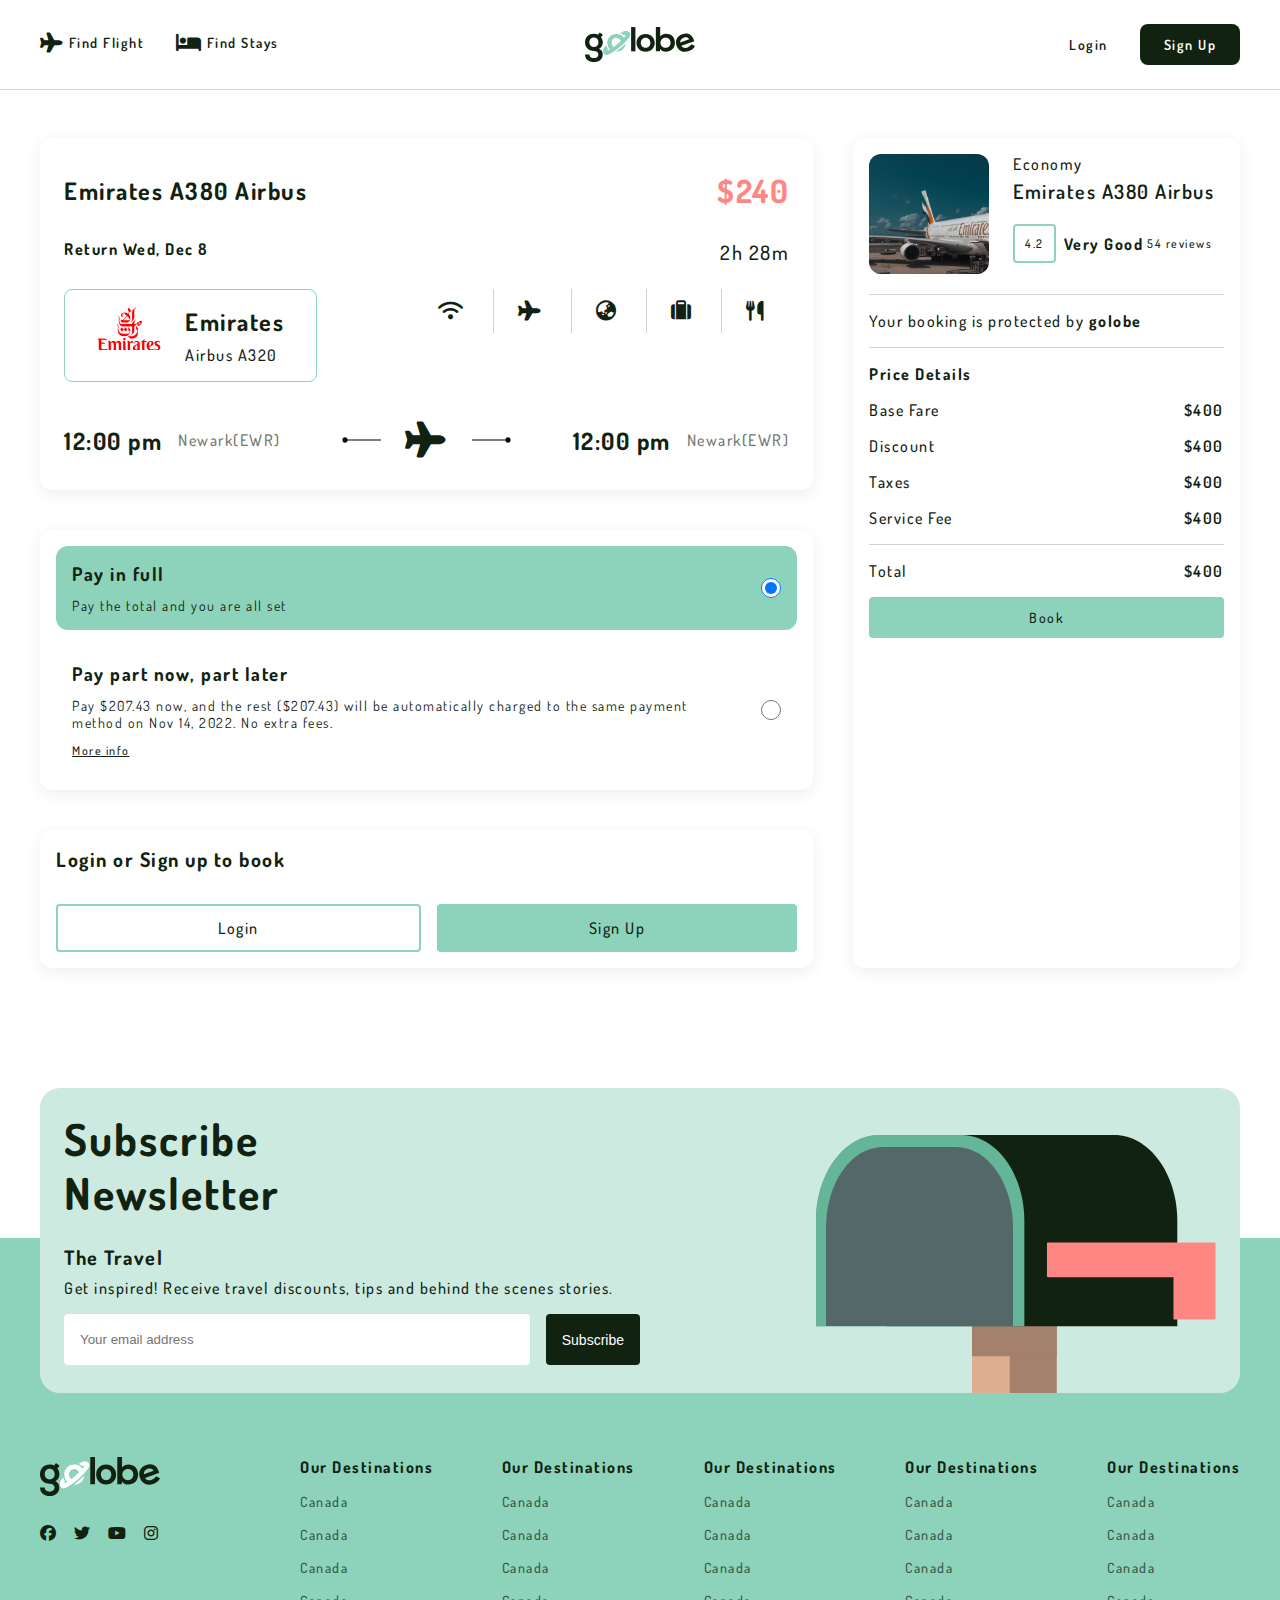
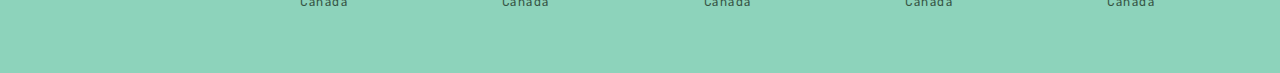
<file: pages/flight-flow/flight-booking.html>
<!DOCTYPE html>
<html lang="en">
   <head>
      <meta charset="UTF-8" />
      <meta name="viewport" content="width=device-width, initial-scale=1.0" />
      <title>Web-booking</title>
      <link
         rel="shortcut icon"
         type="image/png"
         href="/font/Travel-agency-logo-design-template-on-transparent-background-PNG.png"
      />

      <link rel="preconnect" href="https://fonts.googleapis.com" />
      <link rel="preconnect" href="https://fonts.gstatic.com" crossorigin />
      <link
         href="https://fonts.googleapis.com/css2?family=Dosis:wght@300;400;500;600;700;800&display=swap"
         rel="stylesheet"
      />
      <link
         rel="stylesheet"
         href="https://cdnjs.cloudflare.com/ajax/libs/font-awesome/6.4.2/css/all.min.css"
      />

      <link rel="stylesheet" href="/css/flight-flow__css/flight-booking.css" />
      <link rel="stylesheet" href="/css/default.css" />
   </head>
   <body>
      <div class="app">
         <header>
            <div class="header__logo">
               <a href="/">
                  <img
                     class="header__logo--img"
                     src="/font/Logo.svg"
                     alt="logo"
                  />
               </a>
            </div>

            <div class="header__menu">
               <div class="header__find">
                  <a
                     href="/pages/flight-flow/flight.html"
                     class="header__find--item"
                  >
                     <i class="fa-solid fa-plane"></i>
                     <p>Find Flight</p>
                  </a>
                  <a
                     href="/pages/hotel-flow/hotel.html"
                     class="header__find--item"
                  >
                     <i class="fa-solid fa-bed"></i>
                     <p>Find Stays</p>
                  </a>
               </div>

               <div class="header__register">
                  <a
                     href="/pages/Register-login/login.html"
                     class="header__login"
                     >Login</a
                  >
                  <a
                     href="/pages/Register-login/signUp.html"
                     class="header__sign-up zoom"
                     >Sign Up</a
                  >
               </div>
            </div>

            <div class="toggle-menu">
               <i class="fa-solid fa-bars"></i>
            </div>
         </header>

         <div class="container">
            <div class="container__content">
               <div class="container__ticket">
                  <div class="container__ticket--airline">
                     <h1 class="container__ticket--heading">
                        Emirates A380 Airbus
                     </h1>
                     <p class="container__ticket--price">$240</p>
                  </div>

                  <div class="container__ticket--time">
                     <div class="container__ticket--time-day">
                        Return Wed, Dec 8
                     </div>
                     <div class="container__ticket--time-hour">2h 28m</div>
                  </div>

                  <div class="container__ticket--title">
                     <div class="container__ticket--flight">
                        <div class="container__ticket--flight-image">
                           <img src="/font/airline-company.jpg" alt="img" />
                           <div class="container__ticket--flight-content">
                              <h3 class="container__ticket--flight-heading">
                                 Emirates
                              </h3>
                              <p class="container__ticket--flight-desc">
                                 Airbus A320
                              </p>
                           </div>
                        </div>

                        <div class="container__ticket--flight-icons">
                           <i class="fa-solid fa-wifi"></i>
                           <i class="fa-solid fa-plane"></i>
                           <i class="fa-solid fa-earth-asia"></i>
                           <i class="fa-solid fa-suitcase"></i>
                           <i class="fa-solid fa-utensils"></i>
                        </div>
                     </div>

                     <div class="container__ticket--schedule">
                        <div class="container__ticket--schedule-time time-from">
                           <h1>12:00 pm</h1>
                           <p>Newark(EWR)</p>
                        </div>

                        <div class="container__ticket--schedule-icon">
                           <img src="/font/Line dot.svg" alt="" />
                           <i class="fa-solid fa-plane"></i>
                           <img src="/font/Line right.svg" alt="" />
                        </div>

                        <div class="container__ticket--schedule-time time-to">
                           <h1>12:00 pm</h1>
                           <p>Newark(EWR)</p>
                        </div>
                     </div>
                  </div>
               </div>

               <div class="container__payment">
                  <div class="container__payment--form active">
                     <label for="full">
                        <div class="container__pay--full">
                           <div class="container__pay--content">
                              <h3 class="container__pay--heading">
                                 Pay in full
                              </h3>
                              <p class="container__pay--desc">
                                 Pay the total and you are all set
                              </p>
                           </div>
                        </div>
                     </label>
                     <input
                        type="radio"
                        id="full"
                        name="check"
                        class="radio-check"
                        checked
                     />
                  </div>

                  <div class="container__payment--form">
                     <label for="part">
                        <div class="container__pay--full">
                           <div class="container__pay--content">
                              <h3 class="container__pay--heading">
                                 Pay part now, part later
                              </h3>
                              <p class="container__pay--desc">
                                 Pay $207.43 now, and the rest ($207.43) will be
                                 automatically charged to the same payment
                                 method on Nov 14, 2022. No extra fees.
                              </p>
                              <a href="" class="container__pay--more-info"
                                 >More info</a
                              >
                           </div>
                        </div>
                     </label>
                     <input
                        type="radio"
                        id="part"
                        class="radio-check"
                        name="check"
                     />
                  </div>
               </div>

               <div class="container__card">
                  <div class="container__card--login">
                     <h3 class="container__card--heading">
                        Login or Sign up to book
                     </h3>
                     <div class="container__card--btn">
                        <a
                           href="/pages/Register-login/login.html"
                           class="container__card--btn-login btn-see"
                           >Login</a
                        >
                        <a
                           href="/pages/Register-login/signUp.html"
                           class="container__card--btn-signup btn-show"
                           >Sign Up</a
                        >
                     </div>
                  </div>

                  <div class="container__card--list">
                     <div class="container__card--item">
                        <i class="fa-brands fa-cc-visa"></i>
                        <div class="container__card--item-number">****</div>
                        <div class="container__card--item-cvc">4321</div>
                        <div class="container__card--item-date">02/27</div>

                        <input type="radio" checked />
                     </div>
                     <div class="container__card--create">
                        <a
                           href="/pages/Register-login/payment-method.html"
                           class="option__payment--card-create"
                        >
                           <i class="fa-solid fa-circle-plus"></i>
                           <p>Add a new card</p>
                        </a>
                     </div>
                  </div>
               </div>
            </div>

            <div class="container__bill">
               <div class="container__bill--header">
                  <div class="container__bill--header-image">
                     <img src="/font/company img.jpg" alt="" />
                  </div>

                  <div class="container__bill--header-content">
                     <p class="container__bill--class">Economy</p>
                     <h3 class="container__bill--heading">
                        Emirates A380 Airbus
                     </h3>

                     <div class="container__bill--rating">
                        <div class="container__bill--reating-star btn-see">
                           4.2
                        </div>
                        <div class="container__bill--review">
                           <p class="container__bill--review-rating">
                              Very Good
                           </p>
                           <p class="container__bill--review-number">
                              54 reviews
                           </p>
                        </div>
                     </div>
                  </div>
               </div>

               <p class="container__bill--protect">
                  Your booking is protected by <strong>golobe</strong>
               </p>

               <div class="container__bill--price">
                  <p class="container__bill--price-heading">Price Details</p>

                  <div class="container__bill--price-list">
                     <div class="container__bill--price-item">
                        <p class="container__bill--title">Base Fare</p>
                        <p class="container__bill--title-price">$400</p>
                     </div>

                     <div class="container__bill--price-item">
                        <p class="container__bill--title">Discount</p>
                        <p class="container__bill--title-price">$400</p>
                     </div>

                     <div class="container__bill--price-item">
                        <p class="container__bill--title">Taxes</p>
                        <p class="container__bill--title-price">$400</p>
                     </div>

                     <div class="container__bill--price-item">
                        <p class="container__bill--title">Service Fee</p>
                        <p class="container__bill--title-price">$400</p>
                     </div>
                  </div>

                  <div class="container__bill--price-item">
                     <p class="container__bill--title">Total</p>
                     <p class="container__bill--title-price">$400</p>
                  </div>
               </div>

               <a
                  href="./flight-sticket.html"
                  class="container__bill--btn btn-show"
                  >Book</a
               >
            </div>
         </div>

         <footer>
            <div class="footer__header">
               <div class="footer__header--content">
                  <h1 class="footer__header--heading">Subscribe Newsletter</h1>
                  <p class="footer__header--title">The Travel</p>
                  <p class="footer__header--desc">
                     Get inspired! Receive travel discounts, tips and behind the
                     scenes stories.
                  </p>

                  <form class="footer__form">
                     <input
                        type="email"
                        placeholder="Your email address"
                        class="footer__header--input"
                     />
                     <button class="footer__header--subscribe">
                        Subscribe
                     </button>
                  </form>
               </div>

               <img
                  class="footer__header--vector"
                  src="/font/vector-mailbox-footer.svg"
                  alt=""
               />
            </div>

            <div class="footer__bottom">
               <div class="footer__bottom--left">
                  <div class="footer__bottom--logo">
                     <img src="/font/Logo bottom.svg" alt="" />
                  </div>
                  <div class="footer__bottom--socials">
                     <i class="fa-brands fa-facebook"></i>
                     <i class="fa-brands fa-twitter"></i>
                     <i class="fa-brands fa-youtube"></i>
                     <i class="fa-brands fa-instagram"></i>
                  </div>
               </div>

               <div class="footer__bottom--right">
                  <div class="footer__bottom--item">
                     <ul>
                        <p class="footer__bottom--heading">Our Destinations</p>
                        <li>Canada</li>
                        <li>Canada</li>
                        <li>Canada</li>
                        <li>Canada</li>
                     </ul>
                  </div>

                  <div class="footer__bottom--item">
                     <ul>
                        <p class="footer__bottom--heading">Our Destinations</p>
                        <li>Canada</li>
                        <li>Canada</li>
                        <li>Canada</li>
                        <li>Canada</li>
                     </ul>
                  </div>

                  <div class="footer__bottom--item">
                     <ul>
                        <p class="footer__bottom--heading">Our Destinations</p>
                        <li>Canada</li>
                        <li>Canada</li>
                        <li>Canada</li>
                        <li>Canada</li>
                     </ul>
                  </div>

                  <div class="footer__bottom--item">
                     <ul>
                        <p class="footer__bottom--heading">Our Destinations</p>
                        <li>Canada</li>
                        <li>Canada</li>
                        <li>Canada</li>
                        <li>Canada</li>
                     </ul>
                  </div>

                  <div class="footer__bottom--item">
                     <ul>
                        <p class="footer__bottom--heading">Our Destinations</p>
                        <li>Canada</li>
                        <li>Canada</li>
                        <li>Canada</li>
                        <li>Canada</li>
                     </ul>
                  </div>
               </div>
            </div>
         </footer>
      </div>

      <script src="/js/flight-flow__js/flight-booking.js"></script>
   </body>
</html>
</file>
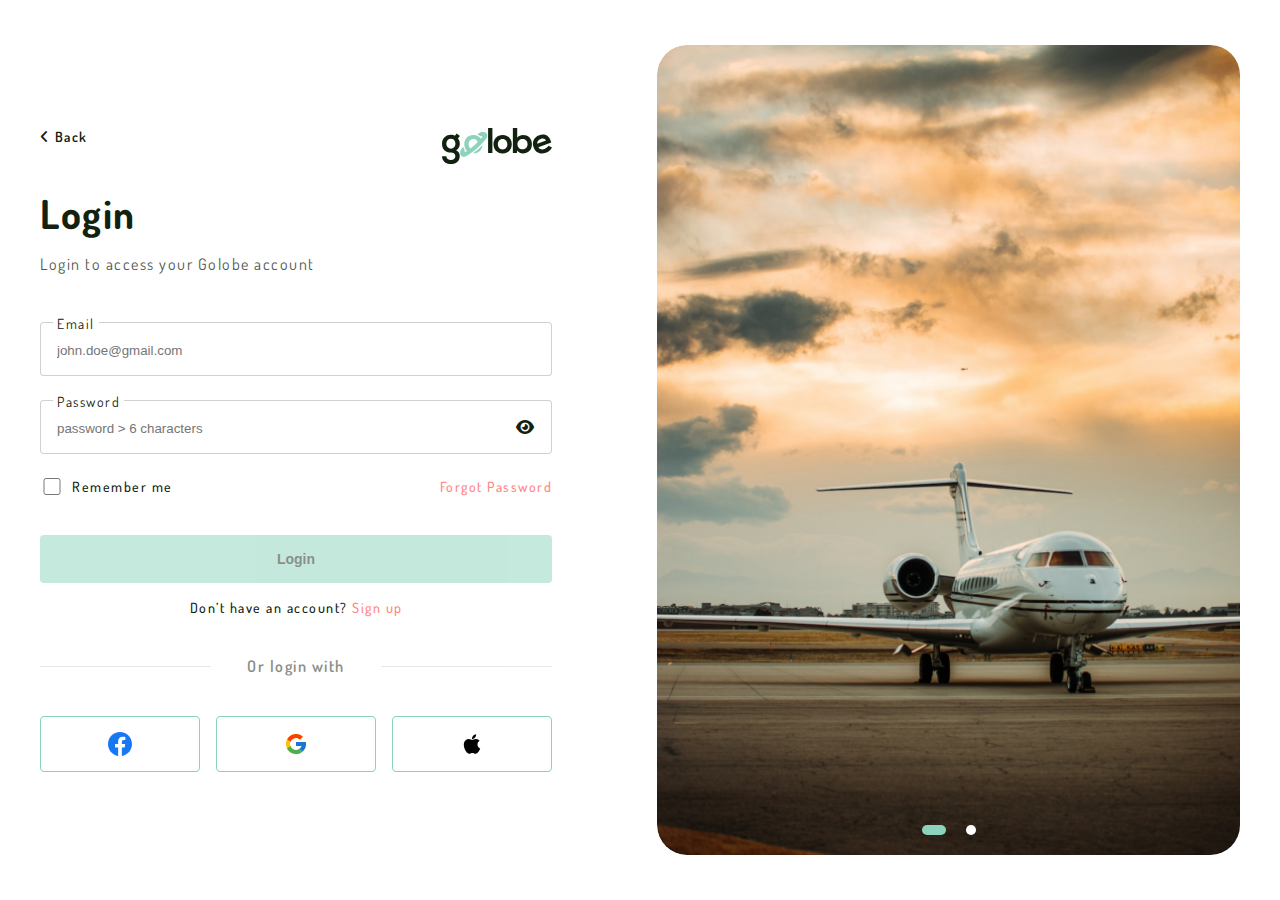
<file: pages/Register-login/login.html>
<!DOCTYPE html>
<html lang="en">
   <head>
      <meta charset="UTF-8" />
      <meta name="viewport" content="width=device-width, initial-scale=1.0" />
      <title>Web-booking</title>
      <link rel="preconnect" href="https://fonts.googleapis.com" />
      <link rel="preconnect" href="https://fonts.gstatic.com" crossorigin />
      <link
         href="https://fonts.googleapis.com/css2?family=Dosis:wght@300;400;500;600;700;800&display=swap"
         rel="stylesheet"
      />
      <link
         rel="stylesheet"
         href="https://cdnjs.cloudflare.com/ajax/libs/font-awesome/6.4.2/css/all.min.css"
      />

      <link rel="stylesheet" href="/css/Register-login__css/login.css" />
   </head>
   <body>
      <div class="app">
         <div class="container">
            <div class="content">
               <div class="header">
                  <a href="/" class="return">
                     <i class="fa-solid fa-angle-left"></i>

                     <p>Back</p>
                  </a>

                  <a href="/">
                     <img src="/font/Logo.svg" alt="" />
                  </a>
               </div>

               <h1 class="heading">Login</h1>
               <p class="title">Login to access your Golobe account</p>

               <form class="form">
                  <div class="form-group">
                     <label for="email">Email</label>
                     <input
                        type="email"
                        id="email"
                        placeholder="john.doe@gmail.com"
                        autofocus
                     />
                  </div>

                  <div class="form-group">
                     <label for="password">Password</label>
                     <input
                        type="password"
                        id="password"
                        placeholder="password > 6 characters"
                     />
                     <div class="toggle-password">
                        <i class="fa-solid fa-eye toggle-password-icon"></i>
                     </div>
                  </div>
               </form>

               <div class="forgot-password">
                  <div class="remember">
                     <input type="checkbox" name="" id="" />
                     <p>Remember me</p>
                  </div>

                  <a href="#">Forgot Password</a>
               </div>

               <button class="btn-login zoom">
                  <a href="/pages/user/user.html"> Login </a>
               </button>

               <p class="create-acc">
                  Don’t have an account?<a
                     href="/pages/Register-login/signUp.html"
                  >
                     Sign up</a
                  >
               </p>

               <p class="title-social">Or login with</p>

               <div class="socials">
                  <div class="social-item">
                     <img src="/font/face.svg" alt="" />
                  </div>
                  <div class="social-item">
                     <img src="/font/icons_google.svg" alt="" />
                  </div>
                  <div class="social-item">
                     <img src="/font/apple.svg" alt="" />
                  </div>
               </div>
            </div>

            <div class="slider">
               <div class="list">
                  <div class="item">
                     <img src="/font/img-fly.jpg" alt="" />
                  </div>

                  <div class="item">
                     <img src="/font/img-stay.jpg" alt="" />
                  </div>
               </div>

               <ul class="dots">
                  <li class="active"></li>
                  <li></li>
               </ul>
            </div>
         </div>
      </div>

      <script src="/js/Register-login__js/login.js"></script>
   </body>
</html>
</file>
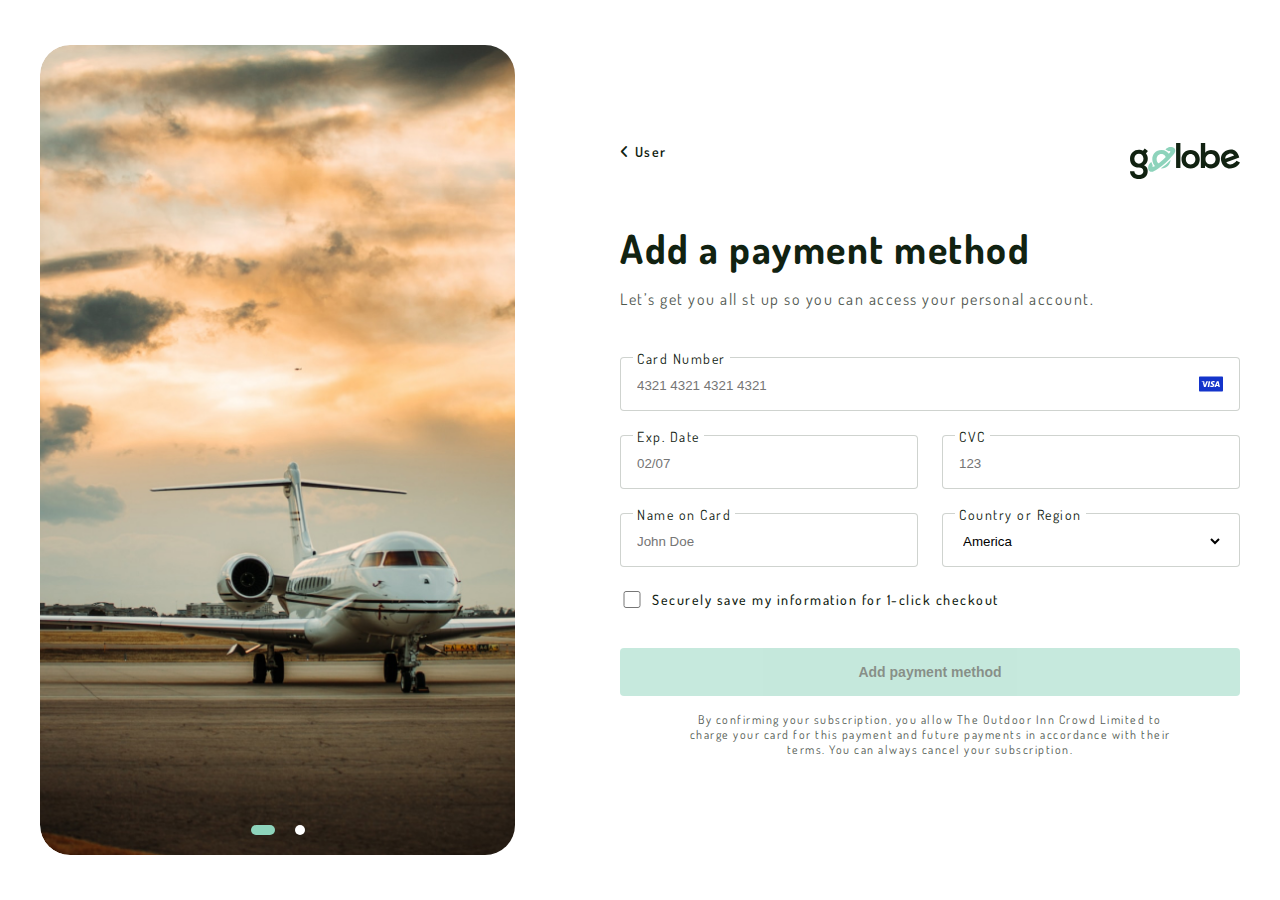
<file: pages/Register-login/payment-method.html>
<!DOCTYPE html>
<html lang="en">
   <head>
      <meta charset="UTF-8" />
      <meta name="viewport" content="width=device-width, initial-scale=1.0" />
      <title>Web-booking</title>
      <link rel="preconnect" href="https://fonts.googleapis.com" />
      <link rel="preconnect" href="https://fonts.gstatic.com" crossorigin />
      <link
         href="https://fonts.googleapis.com/css2?family=Dosis:wght@300;400;500;600;700;800&display=swap"
         rel="stylesheet"
      />
      <link
         rel="stylesheet"
         href="https://cdnjs.cloudflare.com/ajax/libs/font-awesome/6.4.2/css/all.min.css"
      />

      <link
         rel="stylesheet"
         href="/css/Register-login__css/payment-method.css"
      />
   </head>
   <body>
      <div class="app">
         <div class="container">
            <div class="slider">
               <div class="list">
                  <div class="item">
                     <img src="/font/img-fly.jpg" alt="" />
                  </div>

                  <div class="item">
                     <img src="/font/img-stay.jpg" alt="" />
                  </div>
               </div>

               <ul class="dots">
                  <li class="active"></li>
                  <li></li>
               </ul>
            </div>

            <div class="content">
               <div class="header">
                  <a href="/pages/user/user.html" class="return">
                     <i class="fa-solid fa-angle-left"></i>

                     <p>User</p>
                  </a>

                  <a href="/">
                     <img src="/font/Logo.svg" alt="" />
                  </a>
               </div>

               <h1 class="heading">Add a payment method</h1>
               <p class="title">
                  Let’s get you all st up so you can access your personal
                  account.
               </p>

               <form class="form">
                  <div class="form-group">
                     <label for="card-number">Card Number</label>
                     <input
                        type="number"
                        id="card-number"
                        placeholder="4321 4321 4321 4321"
                     />
                     <div class="visa-icon">
                        <img src="/font/Visa-icon.svg" alt="" />
                     </div>
                  </div>

                  <div class="form-info">
                     <div class="form-group">
                        <label for="number">Exp. Date</label>
                        <input type="number" id="number" placeholder="02/07" />
                     </div>

                     <div class="form-group">
                        <label for="cvc">CVC</label>
                        <input type="number" id="cvc" placeholder="123" />
                     </div>
                  </div>

                  <div class="form-info">
                     <div class="form-group">
                        <label for="name">Name on Card</label>
                        <input type="text" id="name" placeholder="John Doe" />
                     </div>

                     <div class="form-group">
                        <label for="country">Country or Region </label>
                        <select name="country" id="country">
                           <option>America</option>
                           <option>England</option>
                           <option>France</option>
                           <option>Germany</option>
                        </select>
                     </div>
                  </div>
               </form>

               <div class="forgot-password">
                  <div class="remember">
                     <input type="checkbox" name="check-box" id="check-box" />
                     <p>Securely save my information for 1-click checkout</p>
                  </div>
               </div>

               <button class="btn-login zoom">
                  <a href="/pages/user/user-payment.html">
                     Add payment method
                  </a>
               </button>

               <p class="text-bottom">
                  By confirming your subscription, you allow The Outdoor Inn
                  Crowd Limited to charge your card for this payment and future
                  payments in accordance with their terms. You can always cancel
                  your subscription.
               </p>
            </div>
         </div>
      </div>

      <script src="/js/Register-login__js/payment-method.js"></script>
   </body>
</html>
</file>
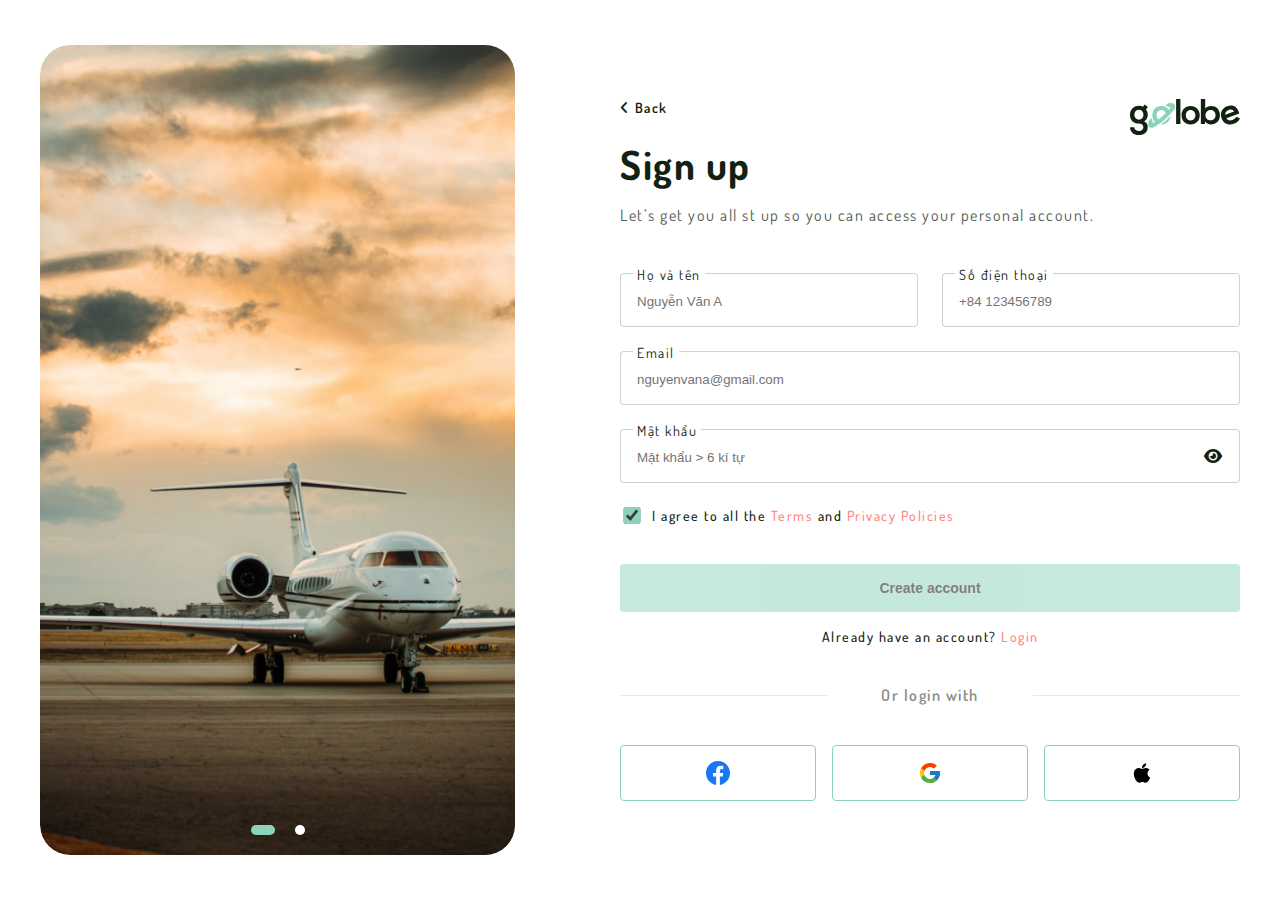
<file: pages/Register-login/signUp.html>
<!DOCTYPE html>
<html lang="en">
   <head>
      <meta charset="UTF-8" />
      <meta name="viewport" content="width=device-width, initial-scale=1.0" />
      <title>Web-booking</title>
      <link rel="preconnect" href="https://fonts.googleapis.com" />
      <link rel="preconnect" href="https://fonts.gstatic.com" crossorigin />
      <link
         href="https://fonts.googleapis.com/css2?family=Dosis:wght@300;400;500;600;700;800&display=swap"
         rel="stylesheet"
      />
      <link
         rel="stylesheet"
         href="https://cdnjs.cloudflare.com/ajax/libs/font-awesome/6.4.2/css/all.min.css"
      />

      <link rel="stylesheet" href="/css/Register-login__css/signUp.css" />
   </head>
   <body>
      <div class="app">
         <div class="container">
            <div class="slider">
               <div class="list">
                  <div class="item">
                     <img src="/font/img-fly.jpg" alt="" />
                  </div>

                  <div class="item">
                     <img src="/font/img-stay.jpg" alt="" />
                  </div>
               </div>

               <ul class="dots">
                  <li class="active"></li>
                  <li></li>
               </ul>
            </div>

            <div class="content">
               <div class="header">
                  <div class="return">
                     <i class="fa-solid fa-angle-left"></i>

                     <p>Back</p>
                  </div>

                  <a href="/">
                     <img src="/font/Logo.svg" alt="" />
                  </a>
               </div>

               <h1 class="heading">Sign up</h1>
               <p class="title">
                  Let’s get you all st up so you can access your personal
                  account.
               </p>

               <form class="form" method="post">
                  <div class="form-info">
                     <div class="form-group">
                        <label for="name">Họ và tên</label>
                        <input
                           type="text"
                           id="name"
                           name="name"
                           placeholder="Nguyễn Văn A"
                           autofocus
                        />
                     </div>

                     <div class="form-group">
                        <label for="number">Số điện thoại</label>
                        <input
                           type="number"
                           id="number"
                           name="phoneNumber"
                           placeholder="+84 123456789"
                        />
                     </div>
                  </div>

                  <div class="form-group">
                     <label for="email">Email</label>
                     <input
                        type="email"
                        id="email"
                        name="email"
                        placeholder="nguyenvana@gmail.com"
                     />
                  </div>

                  <div class="form-group">
                     <label for="password">Mật khẩu</label>
                     <input
                        type="password"
                        id="password"
                        name="password"
                        placeholder="Mật khẩu > 6 kí tự"
                     />
                     <div class="toggle-password">
                        <i class="fa-solid fa-eye toggle-password-icon"></i>
                     </div>
                  </div>

                  <div class="forgot-password">
                     <div class="remember">
                        <input
                           type="checkbox"
                           name="check-box"
                           id="check-box"
                        />
                        <p>
                           I agree to all the <a href="#">Terms</a> and
                           <a href="#">Privacy Policies</a>
                        </p>
                     </div>
                  </div>

                  <button type="submit" class="btn-signUp zoom">
                     Create account
                  </button>
               </form>

               <p class="create-acc">
                  Already have an account?<a
                     href="/pages/Register-login/login.html"
                  >
                     Login</a
                  >
               </p>

               <p class="title-social">Or login with</p>

               <div class="socials">
                  <div class="social-item">
                     <img src="/font/face.svg" alt="" />
                  </div>
                  <div class="social-item">
                     <img src="/font/icons_google.svg" alt="" />
                  </div>
                  <div class="social-item">
                     <img src="/font/apple.svg" alt="" />
                  </div>
               </div>
            </div>
         </div>
      </div>

      <script src="/js/Register-login__js/signUp.js"></script>
   </body>
</html>
</file>
<file: css/flight-flow__css/flight-booking.css>
* {
   padding: 0;
   margin: 0;
   box-sizing: border-box;
}

html {
   font-family: 'Dosis', sans-serif;
   font-size: 16px;
   font-weight: 600;
   letter-spacing: 1.5px;
   scroll-behavior: smooth;
   color: var(--black-color);
}

button,
input,
select {
   border: none;
   outline: none;
}

a,
li {
   text-decoration: none;
   list-style: none;
   color: var(--black-color);
}

p {
   display: inline-block;
}

:root {
   --black-color: #112211;
   --black-color-opacity: rgba(17, 34, 17, 0.2);
   --white-color: #fff;
   --mint-green: #8dd3bb;
   --mint-green-op: rgba(141, 211, 187, 0.6);
   --mint-green-hover: #4bad8b;
   --light-green: #cdeae1;
   --box-shadow: 0px 4px 16px 0px rgba(17, 34, 17, 0.08);
   --border-solid: 1px solid var(--black-color-opacity);
   --mint-orange: #ff8682ff;

   --header-height: 90px;
   --width: 1200px;
}

.btn-show {
   padding: 12px 16px;
   border-radius: 4px;
   background-color: var(--mint-green);
   color: var(--black-color);
   font-size: 14px;
   font-weight: 500;
   display: flex;
   align-items: center;
   justify-content: center;
   gap: 4px;
   cursor: pointer;
   transition: all 0.25s linear;
}

.btn-see {
   padding: 12px 16px;
   font-size: 14px;
   font-weight: 500;
   border-radius: 4px;
   border: 2px solid var(--mint-green);
   background-color: transparent;
   cursor: pointer;
   transition: all 0.25s linear;
   display: flex;
   align-items: center;
   justify-content: center;
   gap: 4px;
}

.btn-see:hover {
   background-color: var(--mint-green);
}

:hover.zoom {
   transform: scale(1.04);
   transition: all 0.25s linear;
}

/* ========= scroll ========= */
::-webkit-scrollbar {
   width: 8px;
}

::-webkit-scrollbar-track {
   box-shadow: inset 0 0 5px rgba(17, 34, 17, 0.2);
}

::-webkit-scrollbar-thumb {
   background: var(--mint-green);
}

/* ======= container =========== */
.container {
   margin: calc(var(--header-height) + 48px) auto 120px;
   width: 100%;
   max-width: var(--width);
   display: grid;
   grid-template-columns: 2fr 1fr;
   gap: 40px;
}

.container__content {
   display: flex;
   flex-direction: column;
   gap: 40px;
}

.container__ticket {
   padding: 32px 24px;
   border-radius: 12px;
   box-shadow: var(--box-shadow);
   cursor: pointer;
}

.container__ticket--airline {
   display: flex;
   justify-content: space-between;
   align-items: center;
   margin-bottom: 28px;
}

.container__ticket--heading {
   font-size: 24px;
   font-weight: 700;
}

.container__ticket--price {
   font-size: 32px;
   font-weight: 700;
   color: var(--mint-orange);
}

.container__ticket--time {
   display: flex;
   justify-content: space-between;
   margin-bottom: 24px;
}

.container__ticket--time-day {
   font-weight: 700;
}

.container__ticket--time-hour {
   font-size: 20px;
   font-weight: 500;
}

.container__ticket--flight {
   display: flex;
   justify-content: space-between;
}

.container__ticket--flight-image {
   display: flex;
   padding: 16px 32px;
   gap: 24px;
   border: 1px solid var(--mint-green);
   border-radius: 8px;
   margin-bottom: 40px;
}

.container__ticket--flight-image img {
   width: 64px;
   height: 44px;
   object-fit: cover;
}

.container__ticket--flight-icons {
}

.container__ticket--flight-icons i {
   font-size: 20px;
   padding: 12px 24px;
   border-left: var(--border-solid);
}

.container__ticket--flight-icons i:nth-child(1) {
   border-left: none;
}

.container__ticket--flight-heading {
   font-size: 24px;
   margin-bottom: 8px;
}

.container__ticket--flight-desc {
   font-style: 14px;
   font-weight: 500;
}

.container__ticket--schedule {
   display: flex;
   justify-content: space-between;
   align-items: center;
}

.container__ticket--schedule-time {
   display: flex;
   align-items: center;
   gap: 16px;
}

.container__ticket--schedule-time h1 {
   font-size: 24px;
}

.container__ticket--schedule-time p {
   font-weight: 500;
   opacity: 0.6;
}

.container__ticket--schedule-icon {
   font-size: 36px;
   display: flex;
   align-items: center;
   gap: 24px;
}

.container__payment {
   padding: 16px;
   border-radius: 12px;
   box-shadow: var(--box-shadow);
   display: flex;
   flex-direction: column;
   gap: 16px;
}

.container__payment--form {
   position: relative;
   border-radius: 12px;
}

.container__pay--full {
   padding: 16px;
   display: flex;
   align-items: center;
   justify-content: space-between;
}

.container__payment--form.active {
   background-color: var(--mint-green);
}

.container__payment--form label {
   cursor: pointer;
}

.container__payment--form .radio-check {
   position: absolute;
   width: 20px;
   height: 20px;
   right: 16px;
   top: 50%;
   transform: translateY(-50%);
}

.container__pay--content {
   display: flex;
   flex-direction: column;
   gap: 12px;
   padding-right: 60px;
}

.container__pay--heading {
   font-weight: 700;
}

.container__pay--desc {
   font-size: 14px;
   font-weight: 400;
}

.container__pay--part {
}

.container__pay--more-info {
   font-weight: 500;
   font-size: 12px;
   text-decoration: underline;
}

.container__card {
}

.container__card--login {
   padding: 16px;
   border-radius: 12px;
   box-shadow: var(--box-shadow);
}

.container__card--heading {
   margin-bottom: 32px;
   font-size: 20px;
   font-weight: 700;
}

.container__card--btn {
   display: flex;
   gap: 16px;
}

.container__card--btn-signup,
.container__card--btn-login {
   text-align: center;
   flex: 1;
   font-size: 16px;
   font-weight: 500;
}

.btn-show {
}

.container__card--list {
   padding: 16px;
   border-radius: 12px;
   box-shadow: var(--box-shadow);
   display: none;
}

.container__card--item {
   padding: 16px;
   border-radius: 12px;
   background-color: var(--mint-green);
   display: flex;
   align-items: center;
   width: 100%;
   margin-bottom: 16px;
}

.fa-cc-visa {
   font-size: 24px;
   margin-right: 32px;
}

.container__card--item-number {
   font-weight: 700;
}

.container__card--item-cvc {
   margin: 0 8px;
}

.container__card--item-date {
   font-size: 14px;
   font-weight: 400;
}

.container__card--item input {
   margin-left: auto;
   width: 16px;
   height: 16px;
}

.container__card--create {
   width: 100%;
   display: flex;
   text-align: center;
   justify-content: center;
   border: 4px dashed var(--mint-green);
   border-radius: 16px;
   padding: 80px;
   cursor: pointer;
}

.option__payment--card-create i {
   padding-left: 1px;
   font-size: 40px;
   background-color: var(--mint-green);
   color: var(--white-color);
   border-radius: 50%;
   border: 4px solid var(--mint-green);
}

.option__payment--card-create p {
   margin-top: 12px;
   display: block;
}

.container__bill {
   border-radius: 12px;
   padding: 16px;
   box-shadow: var(--box-shadow);
   display: inline-block;
}

.container__bill--header {
   display: flex;
   gap: 24px;
}

.container__bill--header-image img {
   width: 120px;
   height: 120px;
   object-fit: cover;
   border-radius: 12px;
}

.container__bill--header-content {
}

.container__bill--class {
   font-weight: 500;
}

.container__bill--heading {
   font-size: 20px;
   font-weight: 600;
   margin: 4px 0 20px;
}

.container__bill--rating {
   display: flex;
}

.container__bill--reating-star {
   font-size: 12px;
   font-weight: 500;
   padding: 10px;
}

.container__bill--review {
   display: flex;
   align-items: center;
}

.container__bill--review-rating {
   font-size: 12;
   font-weight: 700;
   margin: 0 4px 0 8px;
}

.container__bill--review-number {
   font-size: 12px;
   font-weight: 500;
}

.container__bill--protect {
   width: 100%;
   margin: 16px 0;
   padding: 16px 0;
   border-top: var(--border-solid);
   border-bottom: var(--border-solid);
   font-weight: 500;
}

.container__bill--protect strong {
   font-weight: 700;
}

.container__bill--price {
}

.container__bill--price-heading {
   font-weight: 700;
   margin-bottom: 16px;
}

.container__bill--price-list {
   display: flex;
   flex-direction: column;
   gap: 16px;
   padding-bottom: 16px;
   border-bottom: var(--border-solid);
   margin-bottom: 16px;
}

.container__bill--price-item {
   width: 100%;
   display: flex;
   justify-content: space-between;
}

.container__bill--title {
   font-weight: 500;
}

.container__bill--title-price {
}

.container__bill--total {
}

.container__bill--btn {
   margin-top: 16px;
}
</file>
<file: css/default.css>
header {
   position: fixed;
   top: 0;
   z-index: 10;
   width: 100%;
   height: var(--header-height);
   background-color: var(--white-color);
   border-bottom: 1px solid var(--black-color-opacity);
}

.header__menu {
   width: 100%;
   max-width: var(--width);
   height: 100%;
   margin: 0 auto;
   display: flex;
   justify-content: space-between;
   align-items: center;
}

.toggle-menu {
   display: none;
}

.header__logo--img {
   width: 110px;
   position: absolute;
   left: 50%;
   top: 50%;
   transform: translate(-50%, -50%);
}

.header__find {
   display: flex;
   gap: 32px;
}

.header__find--item {
   font-size: 14px;
   display: flex;
   align-items: center;
   gap: 4px;
   cursor: pointer;
   line-height: 90px;
   border-bottom: 4px solid transparent;
}

.header__find--item:hover {
   border-bottom-color: var(--mint-green-hover);
   transition: 0.25s linear;
}

.header__find--item i {
   font-size: 20px;
}

.header__register {
   display: flex;
   align-items: center;
   gap: 32px;
   font-size: 14px;
}

.header__register a {
   font-size: 14px;
}

.header__login {
}

.header__sign-up {
   padding: 12px 24px;
   background-color: var(--black-color);
   color: var(--white-color);
   border-radius: 8px;
}

:hover.zoom {
   transform: scale(1.04);
   transition: all 0.25s linear;
}

/* ===== footer ===== */
footer {
   position: relative;
}

footer::after {
   content: '';
   position: absolute;
   z-index: -1;
   background-color: var(--mint-green);
   width: 100%;
   height: calc(100% - 150px);
   left: 0;
   top: 150px;
}

.footer__header {
   width: var(--width);
   margin: 0 auto;
   background-color: #cdeae1;
   padding: 0 24px;
   display: grid;
   grid-template-columns: 1fr 1fr;
   border-radius: 20px;
}

.footer__header--content {
   margin: 24px 0;
}

.footer__header--heading {
   font-size: 44px;
   font-weight: 700;
   line-height: 54px;
   width: 300px;
   letter-spacing: 2px;
}

.footer__header--title {
   font-size: 20px;
   font-weight: 700;
   margin: 24px 0 8px;
}

.footer__header--desc {
   font-weight: 500;
   margin-bottom: 16px;
}

.footer__form {
   display: flex;
   justify-content: space-between;
   gap: 16px;
}

.footer__header--input {
   flex: 1;
   padding: 18px 16px;
   border-radius: 4px;
}

.footer__header--subscribe {
   cursor: pointer;
   padding: 0 16px;
   background-color: var(--black-color);
   color: var(--white-color);
   font-size: 14px;
   border-radius: 4px;
}

.footer__header--vector {
   margin-left: auto;
}

.footer__bottom {
   width: var(--width);
   margin: 64px auto 0;
   display: flex;
   justify-content: space-between;
   gap: 140px;
}

.footer__bottom--left {
   width: 120px;
}

.footer__bottom--logo {
   margin-bottom: 24px;
}

.footer__bottom--socials {
   display: flex;
   justify-content: space-between;
}

.footer__bottom--socials i {
   cursor: pointer;
}

.footer__bottom--right {
   padding-bottom: 64px;
   width: 100%;
   display: flex;
   justify-content: space-between;
}

.footer__bottom--item ul {
   display: flex;
   flex-direction: column;
   gap: 16px;
}

.footer__bottom--item li {
   font-size: 14px;
   font-weight: 500;
   opacity: 0.7;
}

.footer__bottom--heading {
   font-size: 16px;
   font-weight: 700;
}

/* ===== tablet ======== */
@media screen and (max-width: 820px) {
   :root {
      --width: 740px;
   }

   .footer__bottom {
      gap: 40px;
   }

   .footer__bottom--item ul {
      gap: 8px;
   }

   .footer__header--vector {
      width: 280px;
      margin-top: auto;
   }
}

/* ===== mobile ====== */
@media screen and (max-width: 767px) {
   :root {
      --width: 360px;
      --header-height: 60px;
   }

   .header__logo--img {
      width: 80px;
      left: 24px;
      top: 50%;
      transform: translateY(-50%);
   }

   .header__menu {
      position: fixed;
      top: 0;
      left: 0;
      width: 84%;
      height: 100%;
      background-color: #ffffff4d;
      backdrop-filter: blur(12px);
      z-index: 6;
      text-align: left;
      transition: 0.5s;
      display: block;
      transform: translate(-100%);
   }

   .header__menu.active {
      transform: translate(0);
   }

   .toggle-menu {
      text-align: right;
      display: block;
      text-shadow: 0 0 2px var(--black-color);
      line-height: 60px;
      margin-right: 20px;
   }

   .toggle-menu i {
      font-size: 24px;
   }

   .header__find {
      display: block;
      padding: 20px;
   }

   .header__register {
      padding: 20px;
      gap: 24px;
      flex-direction: column;
      align-items: flex-start;
      border-top: 2px solid var(--black-color-opacity);
   }

   .header__login {
      line-height: 32px;
      width: 100%;
   }

   .header__find--item {
      line-height: 60px;
   }

   .footer__header--heading {
      font-size: 30px;
      width: 100%;
   }

   .footer__header--title {
      font-size: 20px;
      margin: 8px 0;
   }

   .footer__header--vector {
      display: none;
   }

   .footer__bottom--logo {
      margin-bottom: 12px;
   }

   .footer__bottom {
      margin-top: 40px;
      gap: 20px;
      flex-direction: column;
      align-items: center;
   }

   .footer__bottom--item {
      text-align: center;
   }

   .footer__bottom--item:nth-child(2),
   .footer__bottom--item:nth-child(3) {
      display: none;
   }
}
</file>
<file: css/Register-login__css/login.css>
* {
   padding: 0;
   margin: 0;
   box-sizing: border-box;
}

html {
   font-family: 'Dosis', sans-serif;
   font-size: 16px;
   font-weight: 600;
   letter-spacing: 1.5px;
   color: var(--black-color);
}

body::-webkit-scrollbar {
   display: none;
}

button,
input,
select {
   border: none;
   outline: none;
}

a,
li {
   text-decoration: none;
   list-style: none;
   color: var(--black-color);
}

:root {
   --black-color: #112211;
   --black-color-opacity: rgba(17, 34, 17, 0.2);
   --white-color: #fff;
   --mint-green: #8dd3bb;
   --mint-green-hover: #4bad8b;
   --light-green: #cdeae1;

   --header-height: 90px;
   --width: 1200px;
}

.container {
   max-width: 1200px;
   width: 100%;
   height: 100vh;
   margin: 0 auto;
   display: flex;
   align-items: center;
   justify-content: center;
   gap: 105px;
}

.content {
   max-width: 512px;
   width: 100%;
}

.header {
   display: flex;
   justify-content: space-between;
   align-items: flex-start;
   margin-bottom: 20px;
}

.return {
   display: flex;
   align-items: center;
   gap: 4px;
   font-size: 14px;
}

.header img {
   width: 110px;
}

.heading {
   font-size: 40px;
   font-weight: 700;
}

.title {
   font-size: 16px;
   font-weight: 400;
   margin: 16px 0 48px;
   opacity: 0.75;
}

.form-group {
   position: relative;
   padding: 16px;
   width: 100%;
   border-radius: 4px;
   border: 1px solid var(--black-color-opacity);
   margin-bottom: 24px;
   background-color: var(--white-color);
}

.valid {
   border: 1px solid #24bf6f;
}

.invalid {
   border: 1px solid #fe0000ff;
}

.form-group label {
   position: absolute;
   top: 0;
   transform: translateY(-50%);
   padding: 0 4px;
   background-color: var(--white-color);
   margin-left: -4px;
   font-size: 14px;
   font-weight: 400;
}

.form-group input {
   width: 100%;
   background-color: var(--white-color);
}

.toggle-password {
   position: absolute;
   right: 16px;
   top: 16px;
   cursor: pointer;
}

.forgot-password {
   display: flex;
   justify-content: space-between;
   margin-bottom: 40px;
}

.remember {
   display: flex;
   gap: 8px;
}

.remember input {
   width: 24px;
   accent-color: var(--mint-green);
   cursor: pointer;
}

.remember p {
   font-size: 14px;
   font-weight: 500;
}

.forgot-password a,
.create-acc a {
   font-size: 14px;
   font-weight: 500;
   color: #ff8682;
}

.create-acc {
   margin-top: 16px;
   font-size: 14px;
   font-weight: 500;
   text-align: center;
}

.btn-login {
   background-color: var(--mint-green);
   font-size: 14px;
   font-weight: 600;
   border-radius: 4px;
   transition: 0.25s linear;
   display: flex;
   justify-content: center;
   width: 100%;
   opacity: 0.5;
}

.btn-login a {
   width: 100%;
   padding: 16px 0;
   /* cursor: default; */
   pointer-events: none;
}

.btn-login.active {
   opacity: 1;
}

.btn-login.active a {
   cursor: pointer;
   pointer-events: all;
}

.btn-login.active:hover.zoom {
   transform: scale(1.01);
   transition: 0.25s linear;
}

.title-social {
   margin: 40px auto;
   position: relative;
   text-align: center;
   opacity: 0.5;
}

.title-social::before,
.title-social::after {
   position: absolute;
   content: '';
   width: calc(50% - calc(100% / 6));
   height: 1px;
   background-color: var(--black-color-opacity);
   top: 50%;
}

.title-social::before {
   left: 0;
}

.title-social::after {
   right: 0;
}

.socials {
   display: grid;
   grid-template-columns: 1fr 1fr 1fr;
   gap: 16px;
}

.social-item {
   height: 56px;
   display: flex;
   align-items: center;
   justify-content: center;
   border: 1px solid var(--mint-green);
   border-radius: 4px;
   cursor: pointer;
}

.social-item img {
   width: 24px;
   height: 24px;
}

.social-item:hover {
   transition: 0.25s linear;
   background-color: var(--mint-green);
}

.slider {
   width: 612px;
   height: 90vh;
   margin: auto;
   position: relative;
   overflow: hidden;
   border-radius: 30px;
}

.list {
   position: absolute;
   top: 0;
   left: 0;
   height: 100%;
   display: flex;
   width: max-content;
   transition: 1s;
}

.item img {
   width: 584px;
   height: 100%;
   object-fit: cover;
   border-radius: 30px;
}

.dots {
   position: absolute;
   bottom: 10px;
   color: var(--white-color);
   left: 0;
   width: 100%;
   display: flex;
   justify-content: center;
}

.dots li {
   width: 10px;
   height: 10px;
   background-color: var(--white-color);
   margin: 10px;
   border-radius: 10px;
   transition: all 0.8s linear;
}

.dots li.active {
   width: 24px;
   background-color: var(--mint-green);
}

/* ======== tablet ======== */
@media screen and (max-width: 820px) {
   .slider {
      display: none;
   }
}

/* mobile */
@media screen and (max-width: 767px) {
   .container {
      width: 90vw;
      margin: 0 auto;
   }
}
</file>
<file: css/Register-login__css/payment-method.css>
* {
   padding: 0;
   margin: 0;
   box-sizing: border-box;
}

html {
   font-family: 'Dosis', sans-serif;
   font-size: 16px;
   font-weight: 600;
   letter-spacing: 1.5px;
   color: var(--black-color);
}

body::-webkit-scrollbar {
   display: none;
}

button,
input,
select {
   border: none;
   outline: none;
}

a,
li {
   text-decoration: none;
   list-style: none;
   color: var(--black-color);
}

:root {
   --black-color: #112211;
   --black-color-opacity: rgba(17, 34, 17, 0.2);
   --white-color: #fff;
   --mint-green: #8dd3bb;
   --mint-green-hover: #4bad8b;
   --light-green: #cdeae1;

   --header-height: 90px;
   --width: 1200px;
   --width-slider: 486px;
}

/* ========= container =========== */
.container {
   max-width: var(--width);
   width: 100%;
   height: 100vh;
   margin: 0 auto;
   display: flex;
   align-items: center;
   justify-content: center;
   gap: 105px;
}

.content {
   max-width: 620px;
   width: 100%;
}

.header {
   display: flex;
   justify-content: space-between;
   align-items: flex-start;
   margin-bottom: 40px;
}

.return {
   display: flex;
   align-items: center;
   gap: 4px;
   font-size: 14px;
}

.header img {
   width: 110px;
}

.heading {
   font-size: 40px;
   font-weight: 700;
}

.title {
   font-size: 16px;
   font-weight: 400;
   margin: 16px 0 48px;
   opacity: 0.75;
}

.form-info {
   display: flex;
   gap: 24px;
}

input::-webkit-outer-spin-button,
input::-webkit-inner-spin-button {
   -webkit-appearance: none;
   margin: 0;
}

input[type='number'] {
   -moz-appearance: textfield;
}

.form-group {
   position: relative;
   padding: 16px;
   width: 100%;
   border-radius: 4px;
   border: 1px solid var(--black-color-opacity);
   margin-bottom: 24px;
   background-color: var(--white-color);
}

.valid {
   border: 1px solid #24bf6f;
}

.invalid {
   border: 1px solid #fe0000ff;
}

.form-group label {
   position: absolute;
   top: 0;
   transform: translateY(-50%);
   padding: 0 4px;
   background-color: var(--white-color);
   margin-left: -4px;
   font-size: 14px;
   font-weight: 400;
}

.visa-icon {
   position: absolute;
   right: 16px;
   top: 50%;
   transform: translateY(-50%);
   margin-top: 2px;
}

.visa-icon img {
   width: 24px;
   height: 24px;
}

.form-group select,
.form-group input {
   width: 100%;
   background-color: var(--white-color);
}

.toggle-password {
   position: absolute;
   right: 16px;
   top: 16px;
   cursor: pointer;
}

.forgot-password {
   display: flex;
   justify-content: space-between;
   margin-bottom: 40px;
}

.remember {
   display: flex;
   gap: 8px;
}

.remember input {
   width: 24px;
   accent-color: var(--black-color);
   cursor: pointer;
}

.remember p {
   font-size: 14px;
   font-weight: 500;
}

.btn-login {
   background-color: var(--mint-green);
   font-size: 14px;
   font-weight: 600;
   border-radius: 4px;
   transition: 0.25s linear;
   display: flex;
   justify-content: center;
   width: 100%;
   opacity: 0.5;
}

.btn-login a {
   width: 100%;
   padding: 16px 0;
   /* cursor: default; */
   pointer-events: none;
}

.btn-login.active {
   opacity: 1;
}

.btn-login.active a {
   cursor: pointer;
   pointer-events: all;
}

.btn-login.active:hover.zoom {
   transform: scale(1.01);
   transition: 0.25s linear;
}

.text-bottom {
   width: 80%;
   margin: 16px auto 0;
   text-align: center;
   font-size: 12px;
   font-weight: 400;
   opacity: 0.75;
}

.slider {
   width: var(--width-slider);
   height: 90vh;
   margin: auto;
   position: relative;
   overflow: hidden;
   border-radius: 30px;
}

.list {
   position: absolute;
   top: 0;
   left: 0;
   height: 100%;
   display: flex;
   width: max-content;
   transition: 1s;
}

.item img {
   width: var(--width-slider);
   height: 100%;
   object-fit: cover;
   border-radius: 30px;
}

.dots {
   position: absolute;
   bottom: 10px;
   color: var(--white-color);
   left: 0;
   width: 100%;
   display: flex;
   justify-content: center;
}

.dots li {
   width: 10px;
   height: 10px;
   background-color: var(--white-color);
   margin: 10px;
   border-radius: 10px;
   transition: all 0.8s linear;
}

.dots li.active {
   width: 24px;
   background-color: var(--mint-green);
}

/* ======== tablet ======== */
@media screen and (max-width: 820px) {
   .slider {
      display: none;
   }
}

/* mobile */
@media screen and (max-width: 767px) {
   .container {
      width: 90vw;
      margin: 0 auto;
   }

   .content {
      height: 90vh;
   }

   .header {
      margin-bottom: 24px;
   }

   .heading {
      font-size: 32px;
   }

   .forgot-password {
      margin-bottom: 20px;
   }

   .title {
      font-size: 14px;
      font-weight: 400;
      margin: 8px 0 40px;
   }

   .form-info {
      flex-direction: column;
      gap: 0;
   }

   .text-bottom {
      width: 100%;
   }
}
</file>
<file: css/Register-login__css/signUp.css>
* {
   padding: 0;
   margin: 0;
   box-sizing: border-box;
}

html {
   font-family: 'Dosis', sans-serif;
   font-size: 16px;
   font-weight: 600;
   letter-spacing: 1.5px;
   color: var(--black-color);
}

body::-webkit-scrollbar {
   display: none;
}

button,
input,
select {
   border: none;
   outline: none;
}

a,
li {
   text-decoration: none;
   list-style: none;
   color: var(--black-color);
}

:root {
   --black-color: #112211;
   --black-color-opacity: rgba(17, 34, 17, 0.2);
   --white-color: #fff;
   --mint-green: #8dd3bb;
   --mint-green-hover: #4bad8b;
   --light-green: #cdeae1;

   --header-height: 90px;
   --width: 1200px;
   --width-slider: 486px;
}

/* ========= container =========== */
.container {
   max-width: var(--width);
   width: 100%;
   height: 100vh;
   margin: 0 auto;
   display: flex;
   align-items: center;
   justify-content: center;
   gap: 105px;
}

.content {
   max-width: 620px;
   width: 100%;
}

.header {
   display: flex;
   justify-content: space-between;
   align-items: flex-start;
   /* margin-bottom: 20px; */
}

.return {
   display: flex;
   align-items: center;
   gap: 4px;
   font-size: 14px;
}

.header img {
   width: 110px;
}

.heading {
   font-size: 40px;
   font-weight: 700;
}

.title {
   font-size: 16px;
   font-weight: 400;
   margin: 16px 0 48px;
   opacity: 0.75;
}

.form-info {
   display: flex;
   gap: 24px;
}

#number::-webkit-outer-spin-button,
#number::-webkit-inner-spin-button {
   -webkit-appearance: none;
   margin: 0;
}

input[type='number'] {
   -moz-appearance: textfield;
}

.form-group {
   position: relative;
   padding: 16px;
   width: 100%;
   border-radius: 4px;
   border: 1px solid var(--black-color-opacity);
   margin-bottom: 24px;
   background-color: var(--white-color);
}

.valid {
   border: 1px solid #24bf6f;
}

.invalid {
   border: 1px solid #fe0000ff;
}

.form-group label {
   position: absolute;
   top: 0;
   transform: translateY(-50%);
   padding: 0 4px;
   background-color: var(--white-color);
   margin-left: -4px;
   font-size: 14px;
   font-weight: 400;
}

.form-group input {
   width: 100%;
   background-color: var(--white-color);
}

.toggle-password {
   position: absolute;
   right: 16px;
   top: 16px;
   cursor: pointer;
}

.forgot-password {
   display: flex;
   justify-content: space-between;
   margin-bottom: 40px;
}

.remember {
   display: flex;
   gap: 8px;
}

.remember input {
   width: 24px;
   accent-color: var(--mint-green);
   cursor: pointer;
}

.remember p {
   font-size: 14px;
   font-weight: 500;
}

.forgot-password a,
.create-acc a {
   font-size: 14px;
   font-weight: 500;
   color: #ff8682;
}

.create-acc {
   margin-top: 16px;
   font-size: 14px;
   font-weight: 500;
   text-align: center;
}

.btn-signUp {
   background-color: var(--mint-green);
   font-size: 14px;
   font-weight: 600;
   border-radius: 4px;
   transition: 0.25s linear;
   display: flex;
   justify-content: center;
   width: 100%;
   opacity: 0.5;
   padding: 16px 0;
   cursor: pointer;
}

.btn-signUp.active {
   opacity: 1;
}

.btn-signUp.active:hover.zoom {
   transform: scale(1.01);
   transition: 0.25s linear;
}

.title-social {
   margin: 40px auto;
   position: relative;
   text-align: center;
   opacity: 0.5;
}

.title-social::before,
.title-social::after {
   position: absolute;
   content: '';
   width: calc(50% - calc(100% / 6));
   height: 1px;
   background-color: var(--black-color-opacity);
   top: 50%;
}

.title-social::before {
   left: 0;
}

.title-social::after {
   right: 0;
}

.socials {
   display: grid;
   grid-template-columns: 1fr 1fr 1fr;
   gap: 16px;
}

.social-item {
   height: 56px;
   display: flex;
   align-items: center;
   justify-content: center;
   border: 1px solid var(--mint-green);
   border-radius: 4px;
   cursor: pointer;
}

.social-item img {
   width: 24px;
   height: 24px;
}

.social-item:hover {
   transition: 0.25s linear;
   background-color: var(--mint-green);
}

.slider {
   width: var(--width-slider);
   height: 90vh;
   margin: auto;
   position: relative;
   overflow: hidden;
   border-radius: 30px;
}

.list {
   position: absolute;
   top: 0;
   left: 0;
   height: 100%;
   display: flex;
   width: max-content;
   transition: 1s;
}

.item img {
   width: var(--width-slider);
   height: 100%;
   object-fit: cover;
   border-radius: 30px;
}

.dots {
   position: absolute;
   bottom: 10px;
   color: var(--white-color);
   left: 0;
   width: 100%;
   display: flex;
   justify-content: center;
}

.dots li {
   width: 10px;
   height: 10px;
   background-color: var(--white-color);
   margin: 10px;
   border-radius: 10px;
   transition: all 0.8s linear;
}

.dots li.active {
   width: 24px;
   background-color: var(--mint-green);
}

/* ======== tablet ======== */
@media screen and (max-width: 820px) {
   .slider {
      display: none;
   }
}

/* mobile */
@media screen and (max-width: 767px) {
   .container {
      width: 90vw;
      margin: 0 auto;
   }

   .title {
      font-size: 14px;
      font-weight: 400;
      margin: 8px 0 48px;
   }

   .form-info {
      flex-direction: column;
      gap: 0;
   }
}
</file>
